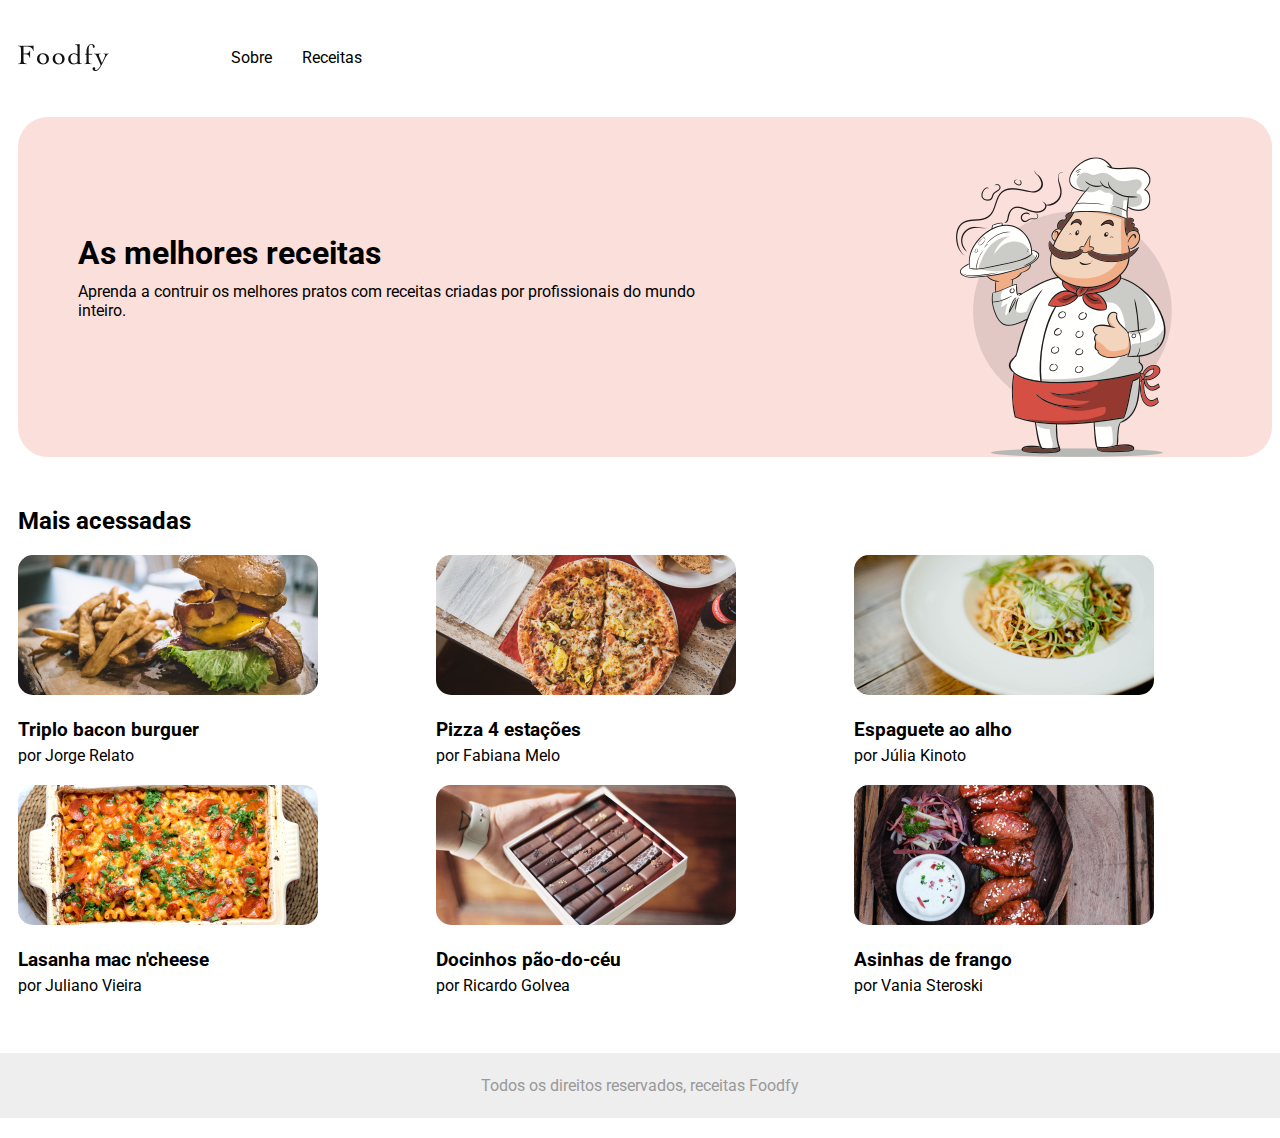
<file: front-end/pages/index.html>
<!DOCTYPE html>
<html lang="en">
<head>
    <meta charset="UTF-8">
    <meta http-equiv="X-UA-Compatible" content="IE=edge">
    <meta name="viewport" content="width=device-width, initial-scale=1.0">
    <link rel="preconnect" href="https://fonts.gstatic.com">
    <link href="https://fonts.googleapis.com/css2?family=Roboto:ital,wght@0,100;0,700;1,400&display=swap" rel="stylesheet">
    <link rel="stylesheet" href="./index.css">
    <title>Foodfy</title>
</head>
<body>
    <header>
        <img class="logo-foodfy" src="../assets/logo.png" alt="logo foodfy">
        <nav class="menu-rotas">
            <a href="./sobre.html">Sobre</a>
            <a href="./receitas.html">Receitas</a>
        </nav>
    </header>
    <main>
        <div class="first-container">
            <div class="first-container-text">
                <h1>As melhores receitas</h1>
                <p>Aprenda a contruir os melhores pratos com receitas criadas por profissionais do mundo inteiro.</p>
            </div>
            <div class="first-container-image">
                <img src="../assets/chef.png" alt="imagem cozinheiro">
            </div>
        </div>
        <div class="second-container">
            <h2> Mais acessadas</h2>
            <div class="recipes-cards">
                <div class="card">
                    <img class="recipe-image" src="../assets/burger.png" alt="hamburguer">
                    <h3>Triplo bacon burguer</h3>
                    <p>por Jorge Relato</p>
                </div>
                <div class="card">
                    <img class="recipe-image" src="../assets/pizza.png" alt="pizza">
                    <h3>Pizza 4 estações</h3>
                    <p>por Fabiana Melo</p>
                </div>
                <div class="card">
                    <img class="recipe-image" src="../assets/espaguete.png" alt="espaguete">
                    <h3>Espaguete ao alho</h3>
                    <p>por Júlia Kinoto</p>
                </div>
                <div class="card">
                    <img class="recipe-image" src="../assets/lasanha.png" alt="lasanha">
                    <h3>Lasanha mac n'cheese</h3>
                    <p>por Juliano Vieira</p>
                </div>
                <div class="card">
                    <img class="recipe-image" src="../assets/doce.png" alt="doce">
                    <h3>Docinhos pão-do-céu</h3>
                    <p>por Ricardo Golvea</p>
                </div>
                <div class="card">
                    <img class="recipe-image" src="../assets/asinhas.png" alt="frango">
                    <h3>Asinhas de frango</h3>
                    <p>por Vania Steroski</p>
                </div>
            </div>
        </div>
    </main>
    <footer>
        <p class="rights">Todos os direitos reservados, receitas Foodfy</p>
    </footer>
</body>
</html>
</file>
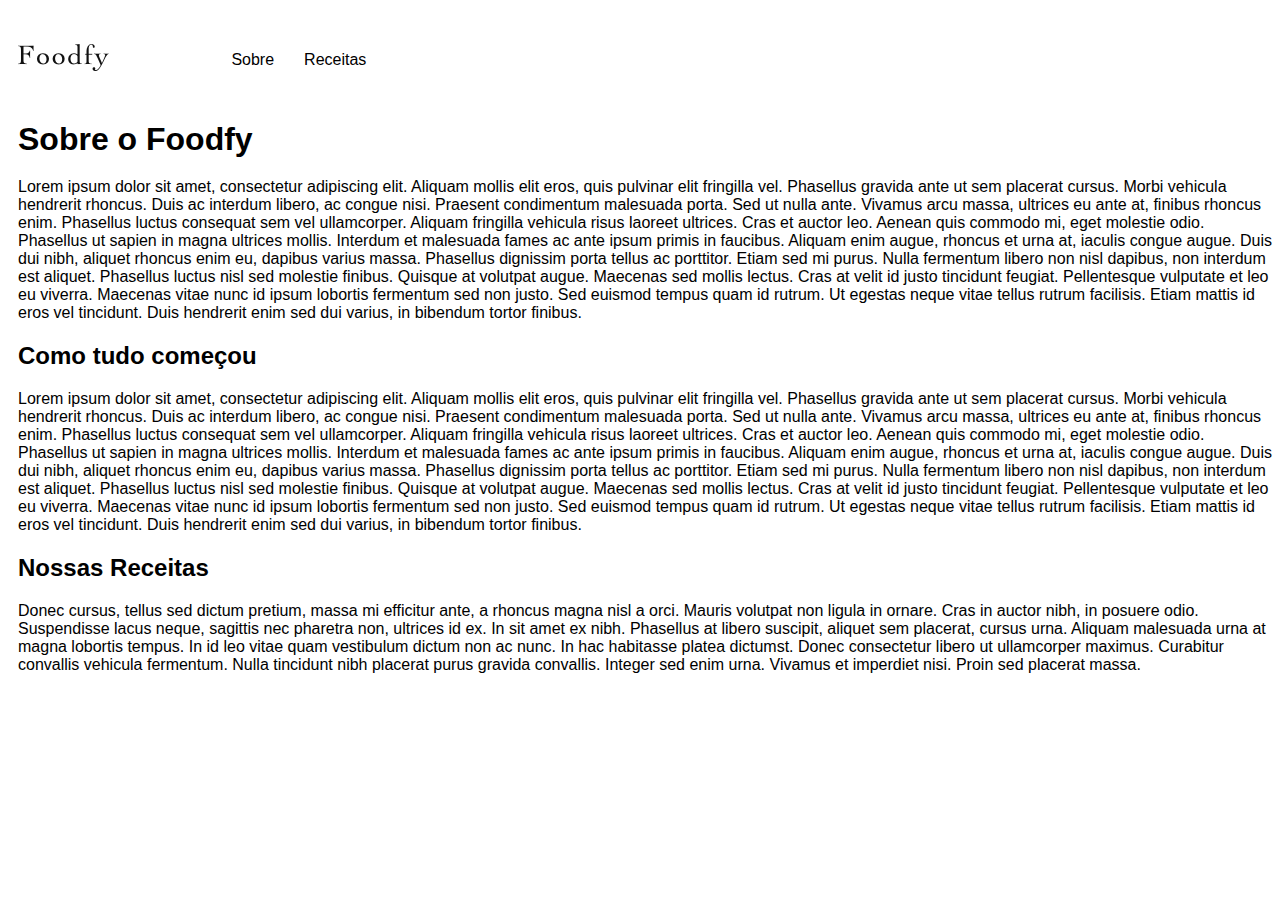
<file: front-end/pages/sobre.html>
<!DOCTYPE html>
<html lang="en">
<head>
    <meta charset="UTF-8">
    <meta http-equiv="X-UA-Compatible" content="IE=edge">
    <meta name="viewport" content="width=device-width, initial-scale=1.0">
    <link rel="stylesheet" href="./index.css">
    <title>Foodfy - Sobre</title>
</head>
<body>
    <header>
        <a href="./index.html"><img class="logo-foodfy" src="../assets/logo.png" alt="logo foodfy"></a>
        <nav class="menu-rotas">
            <a href="./sobre.html">Sobre</a>
            <a href="./receitas.html">Receitas</a>
        </nav>
    </header>
    <main class="sobre-container">
        <h1>Sobre o Foodfy</h1>
        <p>Lorem ipsum dolor sit amet, consectetur adipiscing elit. Aliquam mollis elit eros, quis pulvinar elit fringilla vel. Phasellus gravida ante ut sem placerat cursus. Morbi vehicula hendrerit rhoncus. Duis ac interdum libero, ac congue nisi. Praesent condimentum malesuada porta. Sed ut nulla ante. Vivamus arcu massa, ultrices eu ante at, finibus rhoncus enim. Phasellus luctus consequat sem vel ullamcorper. Aliquam fringilla vehicula risus laoreet ultrices. Cras et auctor leo. Aenean quis commodo mi, eget molestie odio. Phasellus ut sapien in magna ultrices mollis. Interdum et malesuada fames ac ante ipsum primis in faucibus. Aliquam enim augue, rhoncus et urna at, iaculis congue augue. Duis dui nibh, aliquet rhoncus enim eu, dapibus varius massa.
        Phasellus dignissim porta tellus ac porttitor. Etiam sed mi purus. Nulla fermentum libero non nisl dapibus, non interdum est aliquet. Phasellus luctus nisl sed molestie finibus. Quisque at volutpat augue. Maecenas sed mollis lectus. Cras at velit id justo tincidunt feugiat. Pellentesque vulputate et leo eu viverra. Maecenas vitae nunc id ipsum lobortis fermentum sed non justo. Sed euismod tempus quam id rutrum. Ut egestas neque vitae tellus rutrum facilisis. Etiam mattis id eros vel tincidunt. Duis hendrerit enim sed dui varius, in bibendum tortor finibus.</p>
        <h2>Como tudo começou</h2>
        <p>Lorem ipsum dolor sit amet, consectetur adipiscing elit. Aliquam mollis elit eros, quis pulvinar elit fringilla vel. Phasellus gravida ante ut sem placerat cursus. Morbi vehicula hendrerit rhoncus. Duis ac interdum libero, ac congue nisi. Praesent condimentum malesuada porta. Sed ut nulla ante. Vivamus arcu massa, ultrices eu ante at, finibus rhoncus enim. Phasellus luctus consequat sem vel ullamcorper. Aliquam fringilla vehicula risus laoreet ultrices. Cras et auctor leo. Aenean quis commodo mi, eget molestie odio. Phasellus ut sapien in magna ultrices mollis. Interdum et malesuada fames ac ante ipsum primis in faucibus. Aliquam enim augue, rhoncus et urna at, iaculis congue augue. Duis dui nibh, aliquet rhoncus enim eu, dapibus varius massa.
        Phasellus dignissim porta tellus ac porttitor. Etiam sed mi purus. Nulla fermentum libero non nisl dapibus, non interdum est aliquet. Phasellus luctus nisl sed molestie finibus. Quisque at volutpat augue. Maecenas sed mollis lectus. Cras at velit id justo tincidunt feugiat. Pellentesque vulputate et leo eu viverra. Maecenas vitae nunc id ipsum lobortis fermentum sed non justo. Sed euismod tempus quam id rutrum. Ut egestas neque vitae tellus rutrum facilisis. Etiam mattis id eros vel tincidunt. Duis hendrerit enim sed dui varius, in bibendum tortor finibus.</p>    
        <h2>Nossas Receitas</h2>
        <p>Donec cursus, tellus sed dictum pretium, massa mi efficitur ante, a rhoncus magna nisl a orci. Mauris volutpat non ligula in ornare. Cras in auctor nibh, in posuere odio. Suspendisse lacus neque, sagittis nec pharetra non, ultrices id ex. In sit amet ex nibh. Phasellus at libero suscipit, aliquet sem placerat, cursus urna. Aliquam malesuada urna at magna lobortis tempus. In id leo vitae quam vestibulum dictum non ac nunc. In hac habitasse platea dictumst. Donec consectetur libero ut ullamcorper maximus. Curabitur convallis vehicula fermentum. Nulla tincidunt nibh placerat purus gravida convallis. Integer sed enim urna. Vivamus et imperdiet nisi. Proin sed placerat massa.</p>        
    </main>
</body>
</html>
</file>
<file: front-end/pages/index.css>
* {
    margin: 0;
    padding: 0;
}

body {
    font-family: 'Roboto', sans-serif;
}

header {
    display: flex;
    justify-content: flex-start;
    margin-top: 36.1px;
    margin-bottom: 30px;
}

.logo-foodfy {
    margin-right: 122.4px;
}

.menu-rotas {
    align-self: center;
    display: flex;
}

.menu-rotas a {
    color: black;
    margin-right: 30px;
    text-decoration: none;
}

.first-container {
    background-color: #FBDFDB;
    border-radius: 30px;
    display: flex;
    margin-bottom: 50px;
}

.first-container-text {
    margin: 117px 248px 117px 60px;
}

.first-container-text h1 {
    margin-bottom: 10px;
}

.first-container-image {
    align-self: flex-end;
    display: flex;
    flex-direction: column;
    margin-right: 100px;
}

.second-container {
    margin-bottom: 30px;
}

.second-container h2 {
    margin-bottom: 20px;
}

.recipes-cards {
    display: grid;
    grid-template-columns: 1fr 1fr 1fr;
}

.recipe-image {
    height: 140px;
    width: 300px;
    border-radius: 15px;
    margin-right: 20px;
}

footer {
    background-color: #EEEEEE;
}

.rights {
    display: flex;
    justify-content: center;
    padding: 23px;
    color: #999999;
}

header, main {
    margin-left: 10px;
    padding: 8px;
}

.sobre-container h1, h2, p {
    margin-bottom: 20px;
}

.card img {
    margin-bottom: 20px;
}

.card h3 {
    margin-bottom: 5px;
}

.modal-overlay {
    background-color: rgba(0, 0, 0, 0.7);
    width: 100%;
    height: 100%;
    position: fixed;
    top: 0;
    visibility: hidden;
}

.modal {
    background-color: white;
    border-radius: 15px;
    width: 50%;
    height: 50%;
    margin: 5vh auto;
    position: relative;
}

.modal-content .close-modal {
    cursor: pointer;
}

.modal-overlay.active {
    opacity: 1;
    visibility: visible;
}

.modal-content {
    text-align: center;
    color: #777777;
}

.modal-content img {
    width: max-content;
    height: max-content;
    margin-top: 5vh;
}
</file>
